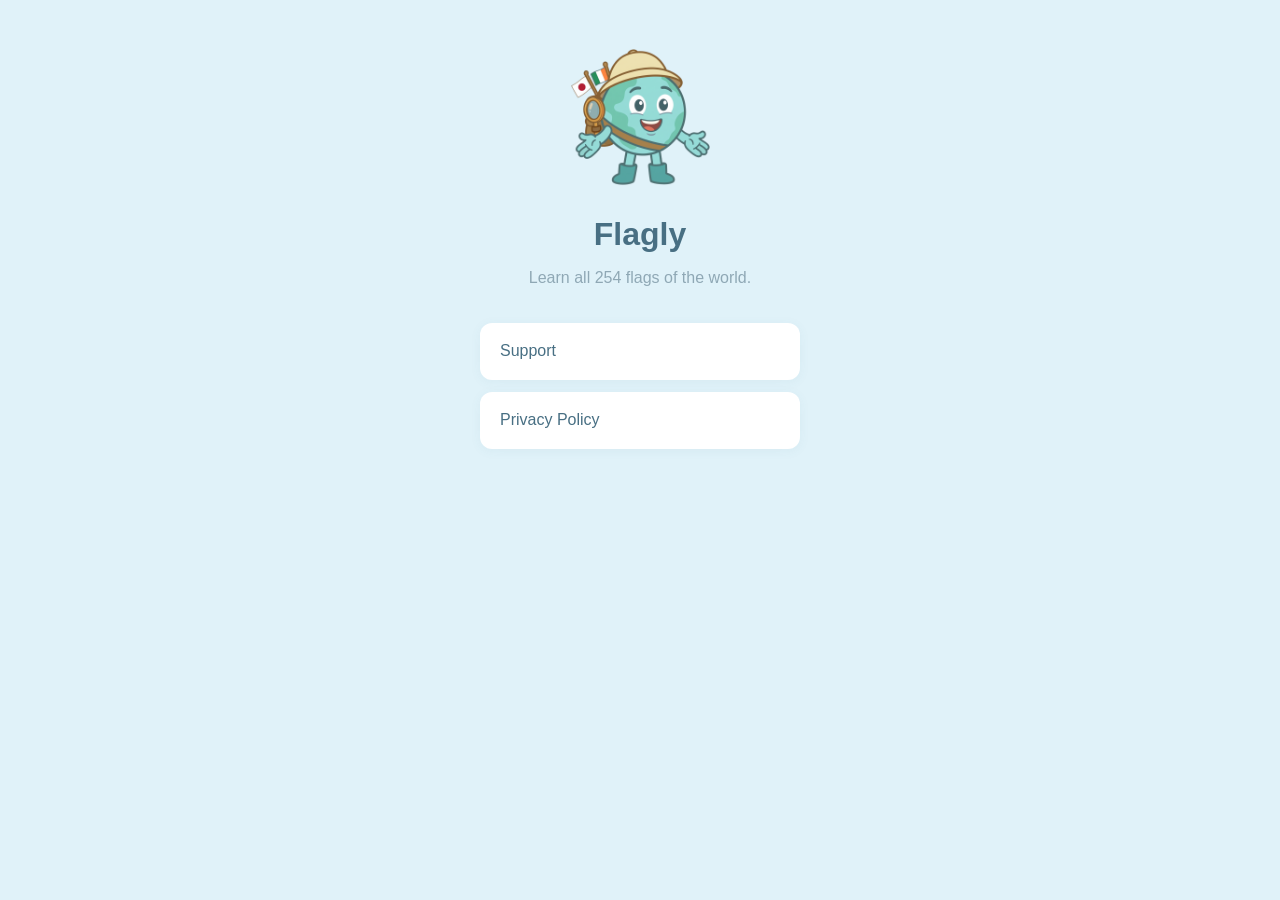
<file: index.html>
<!DOCTYPE html>
<html lang="en">
<head>
    <meta charset="UTF-8">
    <meta name="viewport" content="width=device-width, initial-scale=1.0">
    <title>Flagly</title>
    <link rel="stylesheet" href="./assets/styles.css">
</head>
<body>
    <img src="./assets/mascot.png" alt="Flagly mascot" class="mascot">
    <h1>Flagly</h1>
    <p class="subtitle">Learn all 254 flags of the world.</p>

    <div class="links-stack">
        <a href="./support/">Support</a>
        <a href="./privacy/">Privacy Policy</a>
    </div>
</body>
</html>
</file>
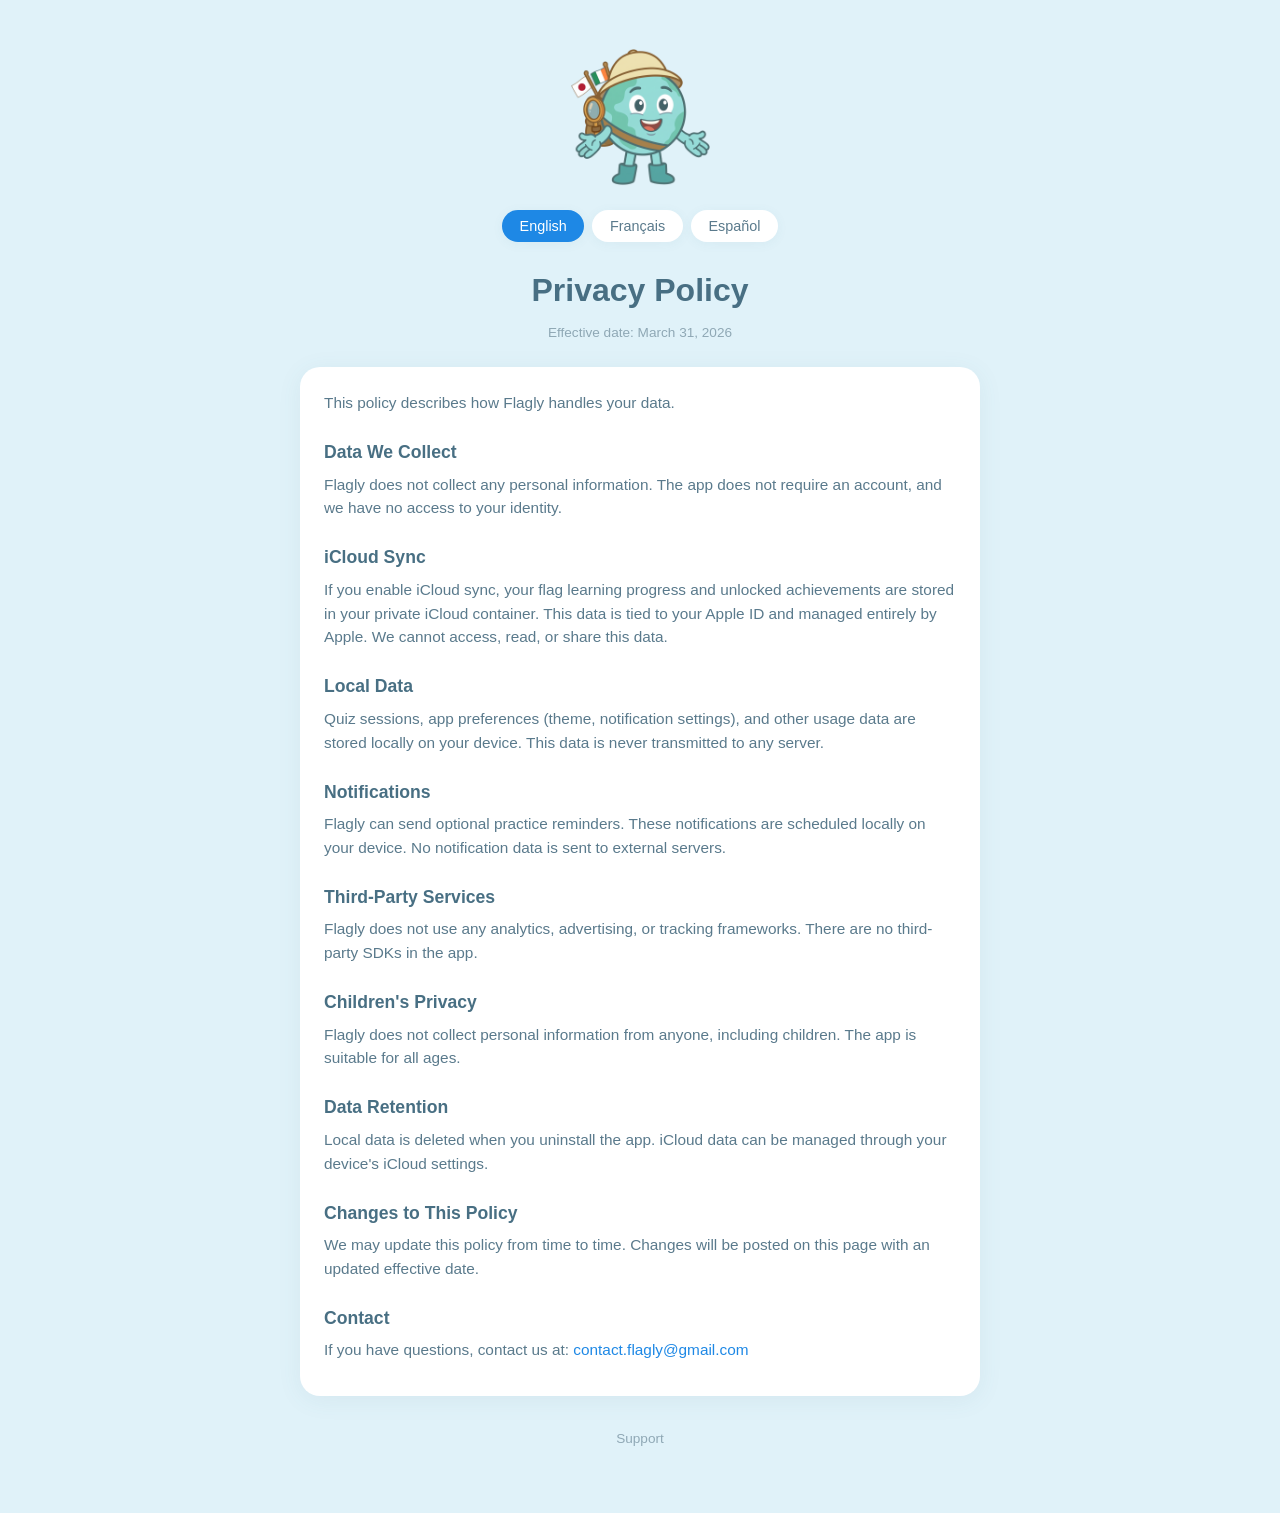
<file: privacy/index.html>
<!DOCTYPE html>
<html lang="en">
<head>
    <meta charset="UTF-8">
    <meta name="viewport" content="width=device-width, initial-scale=1.0">
    <title>Flagly &middot; Privacy Policy</title>
    <link rel="stylesheet" href="../assets/styles.css">
</head>
<body>
    <img src="../assets/mascot.png" alt="Flagly mascot" class="mascot">

    <div class="lang-switch">
        <button onclick="switchLang('en')" id="btn-en" class="active">English</button>
        <button onclick="switchLang('fr')" id="btn-fr">Fran&ccedil;ais</button>
        <button onclick="switchLang('es')" id="btn-es">Espa&ntilde;ol</button>
    </div>

    <!-- ENGLISH -->
    <div id="lang-en" class="lang-section active">
        <h1>Privacy Policy</h1>
        <p class="date">Effective date: March 31, 2026</p>

        <div class="card">
            <p>This policy describes how Flagly handles your data.</p>

            <h2>Data We Collect</h2>
            <p>Flagly does not collect any personal information. The app does not require an account, and we have no access to your identity.</p>

            <h2>iCloud Sync</h2>
            <p>If you enable iCloud sync, your flag learning progress and unlocked achievements are stored in your private iCloud container. This data is tied to your Apple ID and managed entirely by Apple. We cannot access, read, or share this data.</p>

            <h2>Local Data</h2>
            <p>Quiz sessions, app preferences (theme, notification settings), and other usage data are stored locally on your device. This data is never transmitted to any server.</p>

            <h2>Notifications</h2>
            <p>Flagly can send optional practice reminders. These notifications are scheduled locally on your device. No notification data is sent to external servers.</p>

            <h2>Third-Party Services</h2>
            <p>Flagly does not use any analytics, advertising, or tracking frameworks. There are no third-party SDKs in the app.</p>

            <h2>Children's Privacy</h2>
            <p>Flagly does not collect personal information from anyone, including children. The app is suitable for all ages.</p>

            <h2>Data Retention</h2>
            <p>Local data is deleted when you uninstall the app. iCloud data can be managed through your device's iCloud settings.</p>

            <h2>Changes to This Policy</h2>
            <p>We may update this policy from time to time. Changes will be posted on this page with an updated effective date.</p>

            <h2>Contact</h2>
            <p>If you have questions, contact us at: <a href="mailto:contact.flagly@gmail.com">contact.flagly@gmail.com</a></p>
        </div>

        <div class="footer-link"><a href="../support/">Support</a></div>
    </div>

    <!-- FRENCH -->
    <div id="lang-fr" class="lang-section">
        <h1>Politique de confidentialit&eacute;</h1>
        <p class="date">Date d'effet : 31 mars 2026</p>

        <div class="card">
            <p>Cette politique d&eacute;crit comment Flagly g&egrave;re vos donn&eacute;es.</p>

            <h2>Donn&eacute;es collect&eacute;es</h2>
            <p>Flagly ne collecte aucune information personnelle. L'application ne n&eacute;cessite pas de compte, et nous n'avons pas acc&egrave;s &agrave; votre identit&eacute;.</p>

            <h2>Synchronisation iCloud</h2>
            <p>Si vous activez la synchronisation iCloud, votre progression d'apprentissage des drapeaux et vos succ&egrave;s d&eacute;bloqu&eacute;s sont stock&eacute;s dans votre conteneur iCloud priv&eacute;. Ces donn&eacute;es sont li&eacute;es &agrave; votre identifiant Apple et g&eacute;r&eacute;es enti&egrave;rement par Apple. Nous ne pouvons pas acc&eacute;der, lire ou partager ces donn&eacute;es.</p>

            <h2>Donn&eacute;es locales</h2>
            <p>Les sessions de quiz, les pr&eacute;f&eacute;rences de l'application (th&egrave;me, param&egrave;tres de notification) et les autres donn&eacute;es d'utilisation sont stock&eacute;es localement sur votre appareil. Ces donn&eacute;es ne sont jamais transmises &agrave; un serveur.</p>

            <h2>Notifications</h2>
            <p>Flagly peut envoyer des rappels de r&eacute;vision optionnels. Ces notifications sont programm&eacute;es localement sur votre appareil. Aucune donn&eacute;e de notification n'est envoy&eacute;e &agrave; des serveurs externes.</p>

            <h2>Services tiers</h2>
            <p>Flagly n'utilise aucun framework d'analyse, de publicit&eacute; ou de suivi. Il n'y a aucun SDK tiers dans l'application.</p>

            <h2>Confidentialit&eacute; des enfants</h2>
            <p>Flagly ne collecte d'informations personnelles sur personne, y compris les enfants. L'application convient &agrave; tous les &acirc;ges.</p>

            <h2>Conservation des donn&eacute;es</h2>
            <p>Les donn&eacute;es locales sont supprim&eacute;es lorsque vous d&eacute;sinstallez l'application. Les donn&eacute;es iCloud peuvent &ecirc;tre g&eacute;r&eacute;es via les r&eacute;glages iCloud de votre appareil.</p>

            <h2>Modifications de cette politique</h2>
            <p>Nous pouvons mettre &agrave; jour cette politique de temps en temps. Les modifications seront publi&eacute;es sur cette page avec une date d'effet mise &agrave; jour.</p>

            <h2>Contact</h2>
            <p>Si vous avez des questions, contactez-nous &agrave; : <a href="mailto:contact.flagly@gmail.com">contact.flagly@gmail.com</a></p>
        </div>

        <div class="footer-link"><a href="../support/">Assistance</a></div>
    </div>

    <!-- SPANISH -->
    <div id="lang-es" class="lang-section">
        <h1>Pol&iacute;tica de privacidad</h1>
        <p class="date">Fecha de vigencia: 31 de marzo de 2026</p>

        <div class="card">
            <p>Esta pol&iacute;tica describe c&oacute;mo Flagly gestiona sus datos.</p>

            <h2>Datos recopilados</h2>
            <p>Flagly no recopila ninguna informaci&oacute;n personal. La aplicaci&oacute;n no requiere una cuenta y no tenemos acceso a su identidad.</p>

            <h2>Sincronizaci&oacute;n con iCloud</h2>
            <p>Si activa la sincronizaci&oacute;n con iCloud, su progreso de aprendizaje de banderas y sus logros desbloqueados se almacenan en su contenedor privado de iCloud. Estos datos est&aacute;n vinculados a su Apple ID y son gestionados &iacute;ntegramente por Apple. No podemos acceder, leer ni compartir estos datos.</p>

            <h2>Datos locales</h2>
            <p>Las sesiones de quiz, las preferencias de la aplicaci&oacute;n (tema, configuraci&oacute;n de notificaciones) y otros datos de uso se almacenan localmente en su dispositivo. Estos datos nunca se transmiten a ning&uacute;n servidor.</p>

            <h2>Notificaciones</h2>
            <p>Flagly puede enviar recordatorios opcionales de pr&aacute;ctica. Estas notificaciones se programan localmente en su dispositivo. No se env&iacute;an datos de notificaci&oacute;n a servidores externos.</p>

            <h2>Servicios de terceros</h2>
            <p>Flagly no utiliza ning&uacute;n framework de an&aacute;lisis, publicidad o seguimiento. No hay SDKs de terceros en la aplicaci&oacute;n.</p>

            <h2>Privacidad de los ni&ntilde;os</h2>
            <p>Flagly no recopila informaci&oacute;n personal de nadie, incluidos los ni&ntilde;os. La aplicaci&oacute;n es apta para todas las edades.</p>

            <h2>Conservaci&oacute;n de datos</h2>
            <p>Los datos locales se eliminan cuando desinstala la aplicaci&oacute;n. Los datos de iCloud se pueden gestionar a trav&eacute;s de los ajustes de iCloud de su dispositivo.</p>

            <h2>Cambios en esta pol&iacute;tica</h2>
            <p>Podemos actualizar esta pol&iacute;tica de vez en cuando. Los cambios se publicar&aacute;n en esta p&aacute;gina con una fecha de vigencia actualizada.</p>

            <h2>Contacto</h2>
            <p>Si tiene preguntas, cont&aacute;ctenos en: <a href="mailto:contact.flagly@gmail.com">contact.flagly@gmail.com</a></p>
        </div>

        <div class="footer-link"><a href="../support/">Soporte</a></div>
    </div>

    <script>
        function switchLang(lang) {
            document.querySelectorAll('.lang-section').forEach(function(s) { s.classList.remove('active'); });
            document.querySelectorAll('.lang-switch button').forEach(function(b) { b.classList.remove('active'); });
            document.getElementById('lang-' + lang).classList.add('active');
            document.getElementById('btn-' + lang).classList.add('active');
        }

        // Pick the first supported language from the browser's preference list.
        // Falls back to English when neither French nor Spanish is present.
        (function detectAndApplyLang() {
            var supported = ['fr', 'es', 'en'];
            var preferred = navigator.languages || [navigator.language || 'en'];
            for (var i = 0; i < preferred.length; i++) {
                var code = preferred[i].toLowerCase().split('-')[0];
                if (supported.indexOf(code) !== -1) {
                    switchLang(code);
                    return;
                }
            }
            switchLang('en');
        })();
    </script>
</body>
</html>
</file>
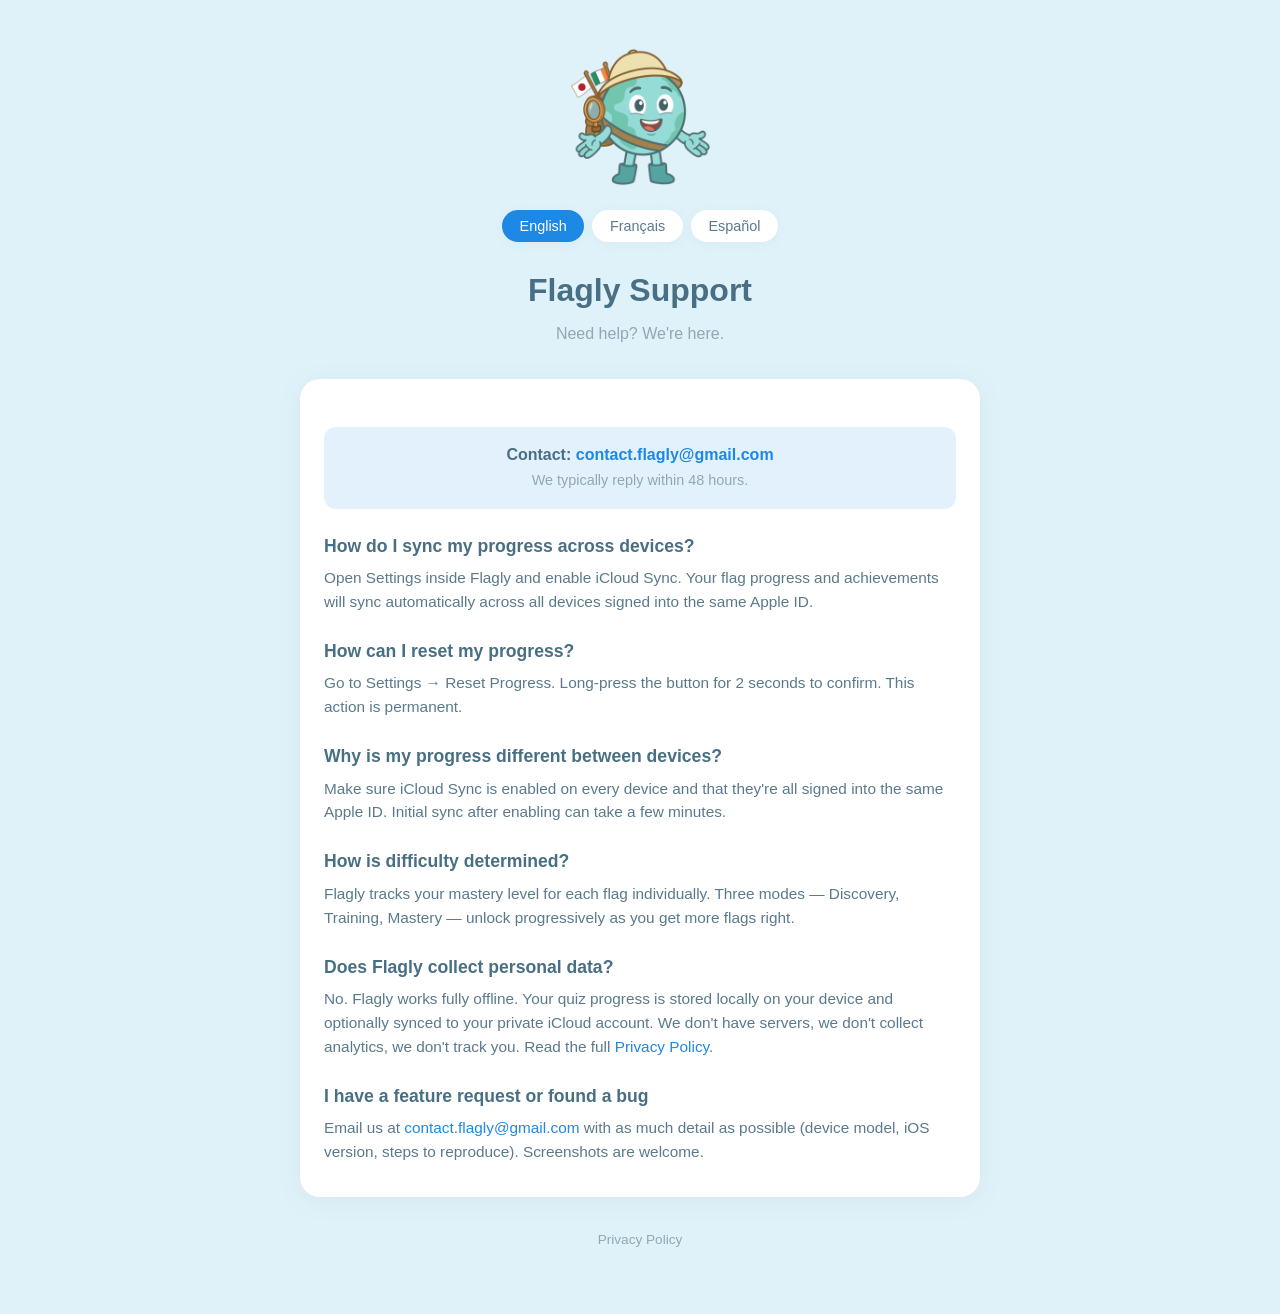
<file: support/index.html>
<!DOCTYPE html>
<html lang="en">
<head>
    <meta charset="UTF-8">
    <meta name="viewport" content="width=device-width, initial-scale=1.0">
    <title>Flagly &middot; Support</title>
    <link rel="stylesheet" href="../assets/styles.css">
</head>
<body>
    <img src="../assets/mascot.png" alt="Flagly mascot" class="mascot">

    <div class="lang-switch">
        <button onclick="switchLang('en')" id="btn-en" class="active">English</button>
        <button onclick="switchLang('fr')" id="btn-fr">Fran&ccedil;ais</button>
        <button onclick="switchLang('es')" id="btn-es">Espa&ntilde;ol</button>
    </div>

    <!-- ENGLISH -->
    <div id="lang-en" class="lang-section active">
        <h1>Flagly Support</h1>
        <p class="subtitle">Need help? We're here.</p>

        <div class="card">
            <div class="contact-card">
                <strong>Contact:</strong> <a href="mailto:contact.flagly@gmail.com">contact.flagly@gmail.com</a><br>
                <span style="font-size: 0.9rem; color: var(--muted);">We typically reply within 48 hours.</span>
            </div>

            <h2>How do I sync my progress across devices?</h2>
            <p>Open Settings inside Flagly and enable iCloud Sync. Your flag progress and achievements will sync automatically across all devices signed into the same Apple ID.</p>

            <h2>How can I reset my progress?</h2>
            <p>Go to Settings &rarr; Reset Progress. Long-press the button for 2 seconds to confirm. This action is permanent.</p>

            <h2>Why is my progress different between devices?</h2>
            <p>Make sure iCloud Sync is enabled on every device and that they're all signed into the same Apple ID. Initial sync after enabling can take a few minutes.</p>

            <h2>How is difficulty determined?</h2>
            <p>Flagly tracks your mastery level for each flag individually. Three modes &mdash; Discovery, Training, Mastery &mdash; unlock progressively as you get more flags right.</p>

            <h2>Does Flagly collect personal data?</h2>
            <p>No. Flagly works fully offline. Your quiz progress is stored locally on your device and optionally synced to your private iCloud account. We don't have servers, we don't collect analytics, we don't track you. Read the full <a href="../privacy/">Privacy Policy</a>.</p>

            <h2>I have a feature request or found a bug</h2>
            <p>Email us at <a href="mailto:contact.flagly@gmail.com">contact.flagly@gmail.com</a> with as much detail as possible (device model, iOS version, steps to reproduce). Screenshots are welcome.</p>
        </div>

        <div class="footer-link"><a href="../privacy/">Privacy Policy</a></div>
    </div>

    <!-- FRENCH -->
    <div id="lang-fr" class="lang-section">
        <h1>Assistance Flagly</h1>
        <p class="subtitle">Besoin d'aide ? On est l&agrave;.</p>

        <div class="card">
            <div class="contact-card">
                <strong>Contact :</strong> <a href="mailto:contact.flagly@gmail.com">contact.flagly@gmail.com</a><br>
                <span style="font-size: 0.9rem; color: var(--muted);">Nous r&eacute;pondons g&eacute;n&eacute;ralement sous 48 heures.</span>
            </div>

            <h2>Comment synchroniser ma progression entre mes appareils ?</h2>
            <p>Ouvre les R&eacute;glages dans Flagly et active la synchronisation iCloud. Ta progression et tes succ&egrave;s se synchroniseront automatiquement sur tous les appareils connect&eacute;s au m&ecirc;me identifiant Apple.</p>

            <h2>Comment r&eacute;initialiser ma progression ?</h2>
            <p>Va dans R&eacute;glages &rarr; R&eacute;initialiser la progression. Maintiens le bouton appuy&eacute; 2 secondes pour confirmer. Cette action est d&eacute;finitive.</p>

            <h2>Pourquoi ma progression est diff&eacute;rente entre mes appareils ?</h2>
            <p>V&eacute;rifie que la synchronisation iCloud est activ&eacute;e sur chaque appareil et qu'ils sont tous connect&eacute;s au m&ecirc;me identifiant Apple. La premi&egrave;re synchronisation apr&egrave;s activation peut prendre quelques minutes.</p>

            <h2>Comment la difficult&eacute; est-elle d&eacute;termin&eacute;e ?</h2>
            <p>Flagly suit ton niveau de ma&icirc;trise pour chaque drapeau individuellement. Trois modes &mdash; D&eacute;couverte, Entra&icirc;nement, Ma&icirc;trise &mdash; se d&eacute;bloquent progressivement &agrave; mesure que tu r&eacute;ussis plus de drapeaux.</p>

            <h2>Flagly collecte-t-il des donn&eacute;es personnelles ?</h2>
            <p>Non. Flagly fonctionne enti&egrave;rement hors ligne. Ta progression est stock&eacute;e localement sur ton appareil et synchronis&eacute;e optionnellement sur ton compte iCloud priv&eacute;. Nous n'avons pas de serveurs, nous ne collectons pas d'analytics, nous ne te suivons pas. Lis la <a href="../privacy/">Politique de confidentialit&eacute;</a> compl&egrave;te.</p>

            <h2>J'ai une demande de fonctionnalit&eacute; ou j'ai trouv&eacute; un bug</h2>
            <p>&Eacute;cris-nous &agrave; <a href="mailto:contact.flagly@gmail.com">contact.flagly@gmail.com</a> avec un maximum de d&eacute;tails (mod&egrave;le d'appareil, version iOS, &eacute;tapes pour reproduire). Les captures d'&eacute;cran sont les bienvenues.</p>
        </div>

        <div class="footer-link"><a href="../privacy/">Politique de confidentialit&eacute;</a></div>
    </div>

    <!-- SPANISH -->
    <div id="lang-es" class="lang-section">
        <h1>Asistencia de Flagly</h1>
        <p class="subtitle">&iquest;Necesitas ayuda? Estamos aqu&iacute;.</p>

        <div class="card">
            <div class="contact-card">
                <strong>Contacto:</strong> <a href="mailto:contact.flagly@gmail.com">contact.flagly@gmail.com</a><br>
                <span style="font-size: 0.9rem; color: var(--muted);">Normalmente respondemos en 48 horas.</span>
            </div>

            <h2>&iquest;C&oacute;mo sincronizo mi progreso entre dispositivos?</h2>
            <p>Abre los Ajustes dentro de Flagly y activa la sincronizaci&oacute;n con iCloud. Tu progreso y logros se sincronizar&aacute;n autom&aacute;ticamente en todos los dispositivos conectados con el mismo Apple ID.</p>

            <h2>&iquest;C&oacute;mo restablezco mi progreso?</h2>
            <p>Ve a Ajustes &rarr; Restablecer progreso. Mant&eacute;n pulsado el bot&oacute;n durante 2 segundos para confirmar. Esta acci&oacute;n es permanente.</p>

            <h2>&iquest;Por qu&eacute; mi progreso es diferente entre mis dispositivos?</h2>
            <p>Aseg&uacute;rate de que la sincronizaci&oacute;n con iCloud est&eacute; activada en cada dispositivo y que todos est&eacute;n conectados con el mismo Apple ID. La primera sincronizaci&oacute;n tras la activaci&oacute;n puede tardar unos minutos.</p>

            <h2>&iquest;C&oacute;mo se determina la dificultad?</h2>
            <p>Flagly hace un seguimiento de tu nivel de dominio para cada bandera individualmente. Tres modos &mdash; Descubrimiento, Entrenamiento, Maestr&iacute;a &mdash; se desbloquean progresivamente a medida que aciertas m&aacute;s banderas.</p>

            <h2>&iquest;Flagly recopila datos personales?</h2>
            <p>No. Flagly funciona totalmente sin conexi&oacute;n. Tu progreso se almacena localmente en tu dispositivo y se sincroniza opcionalmente en tu cuenta privada de iCloud. No tenemos servidores, no recopilamos anal&iacute;ticas, no te rastreamos. Lee la <a href="../privacy/">Pol&iacute;tica de privacidad</a> completa.</p>

            <h2>Tengo una sugerencia o he encontrado un bug</h2>
            <p>Escr&iacute;benos a <a href="mailto:contact.flagly@gmail.com">contact.flagly@gmail.com</a> con el m&aacute;ximo de detalles (modelo del dispositivo, versi&oacute;n de iOS, pasos para reproducir). Las capturas de pantalla son bienvenidas.</p>
        </div>

        <div class="footer-link"><a href="../privacy/">Pol&iacute;tica de privacidad</a></div>
    </div>

    <script>
        function switchLang(lang) {
            document.querySelectorAll('.lang-section').forEach(function(s) { s.classList.remove('active'); });
            document.querySelectorAll('.lang-switch button').forEach(function(b) { b.classList.remove('active'); });
            document.getElementById('lang-' + lang).classList.add('active');
            document.getElementById('btn-' + lang).classList.add('active');
        }

        // Pick the first supported language from the browser's preference list.
        // Falls back to English when neither French nor Spanish is present.
        (function detectAndApplyLang() {
            var supported = ['fr', 'es', 'en'];
            var preferred = navigator.languages || [navigator.language || 'en'];
            for (var i = 0; i < preferred.length; i++) {
                var code = preferred[i].toLowerCase().split('-')[0];
                if (supported.indexOf(code) !== -1) {
                    switchLang(code);
                    return;
                }
            }
            switchLang('en');
        })();
    </script>
</body>
</html>
</file>
<file: assets/styles.css>
:root {
    --bg: #E0F2F9;
    --card: #FFFFFF;
    --headline: #486F83;
    --body: #5A7A8C;
    --muted: #8FA8B5;
    --accent: #1E88E5;
    --accent-soft: rgba(30, 136, 229, 0.12);
    --shadow: 0 4px 24px rgba(72, 111, 131, 0.08);
    --shadow-soft: 0 2px 12px rgba(72, 111, 131, 0.06);
    --radius: 20px;
    --radius-sm: 12px;
}

@media (prefers-color-scheme: dark) {
    :root {
        --bg: #1C1F24;
        --card: #2A2D33;
        --headline: #E6EEF2;
        --body: #B8C5CC;
        --muted: #7A8A92;
        --accent: #4DA3F5;
        --accent-soft: rgba(77, 163, 245, 0.18);
        --shadow: 0 4px 24px rgba(0, 0, 0, 0.4);
        --shadow-soft: 0 2px 12px rgba(0, 0, 0, 0.25);
    }
}

* { margin: 0; padding: 0; box-sizing: border-box; }

html, body {
    font-family: -apple-system, BlinkMacSystemFont, 'SF Pro Text', 'Segoe UI', Roboto, sans-serif;
    line-height: 1.55;
    color: var(--body);
    background: var(--bg);
    -webkit-font-smoothing: antialiased;
}

body {
    padding: 3rem 1.25rem 4rem;
    max-width: 720px;
    margin: 0 auto;
}

.mascot {
    display: block;
    width: 140px;
    height: auto;
    margin: 0 auto 1.5rem;
}

h1 {
    font-size: 2rem;
    font-weight: 700;
    color: var(--headline);
    text-align: center;
    margin-bottom: 0.4rem;
}

.subtitle {
    text-align: center;
    color: var(--muted);
    margin-bottom: 2rem;
    font-size: 1rem;
}

h2 {
    font-size: 1.1rem;
    font-weight: 600;
    color: var(--headline);
    margin-top: 1.5rem;
    margin-bottom: 0.4rem;
}

p, li {
    font-size: 0.96rem;
    margin-bottom: 0.6rem;
}

a { color: var(--accent); text-decoration: none; }
a:hover { text-decoration: underline; }

.card {
    background: var(--card);
    border-radius: var(--radius);
    padding: 1.5rem;
    box-shadow: var(--shadow);
    margin-bottom: 1rem;
}

.lang-switch {
    display: flex;
    gap: 0.5rem;
    justify-content: center;
    margin-bottom: 1.5rem;
}

.lang-switch button {
    padding: 0.5rem 1.1rem;
    border: none;
    border-radius: 999px;
    background: var(--card);
    color: var(--body);
    cursor: pointer;
    font-size: 0.9rem;
    font-weight: 500;
    box-shadow: var(--shadow-soft);
    transition: all 0.15s ease;
}

.lang-switch button:hover {
    transform: translateY(-1px);
}

.lang-switch button.active {
    background: var(--accent);
    color: #fff;
}

.lang-section { display: none; }
.lang-section.active { display: block; }

.date {
    color: var(--muted);
    font-size: 0.85rem;
    text-align: center;
    margin-bottom: 1.5rem;
}

.contact-card {
    background: var(--accent-soft);
    border-radius: var(--radius-sm);
    padding: 1rem 1.25rem;
    margin: 1.5rem 0;
    text-align: center;
}

.contact-card strong {
    color: var(--headline);
}

.contact-card a {
    font-weight: 600;
}

.links-stack {
    display: flex;
    flex-direction: column;
    gap: 0.75rem;
    max-width: 320px;
    margin: 0 auto;
}

.links-stack a {
    display: block;
    padding: 1rem 1.25rem;
    background: var(--card);
    border-radius: var(--radius-sm);
    color: var(--headline);
    font-weight: 500;
    box-shadow: var(--shadow-soft);
    transition: transform 0.15s ease;
}

.links-stack a:hover {
    transform: translateY(-2px);
    text-decoration: none;
}

.footer-link {
    display: block;
    text-align: center;
    margin-top: 2rem;
    color: var(--muted);
    font-size: 0.85rem;
}

.footer-link a { color: var(--muted); }
</file>
